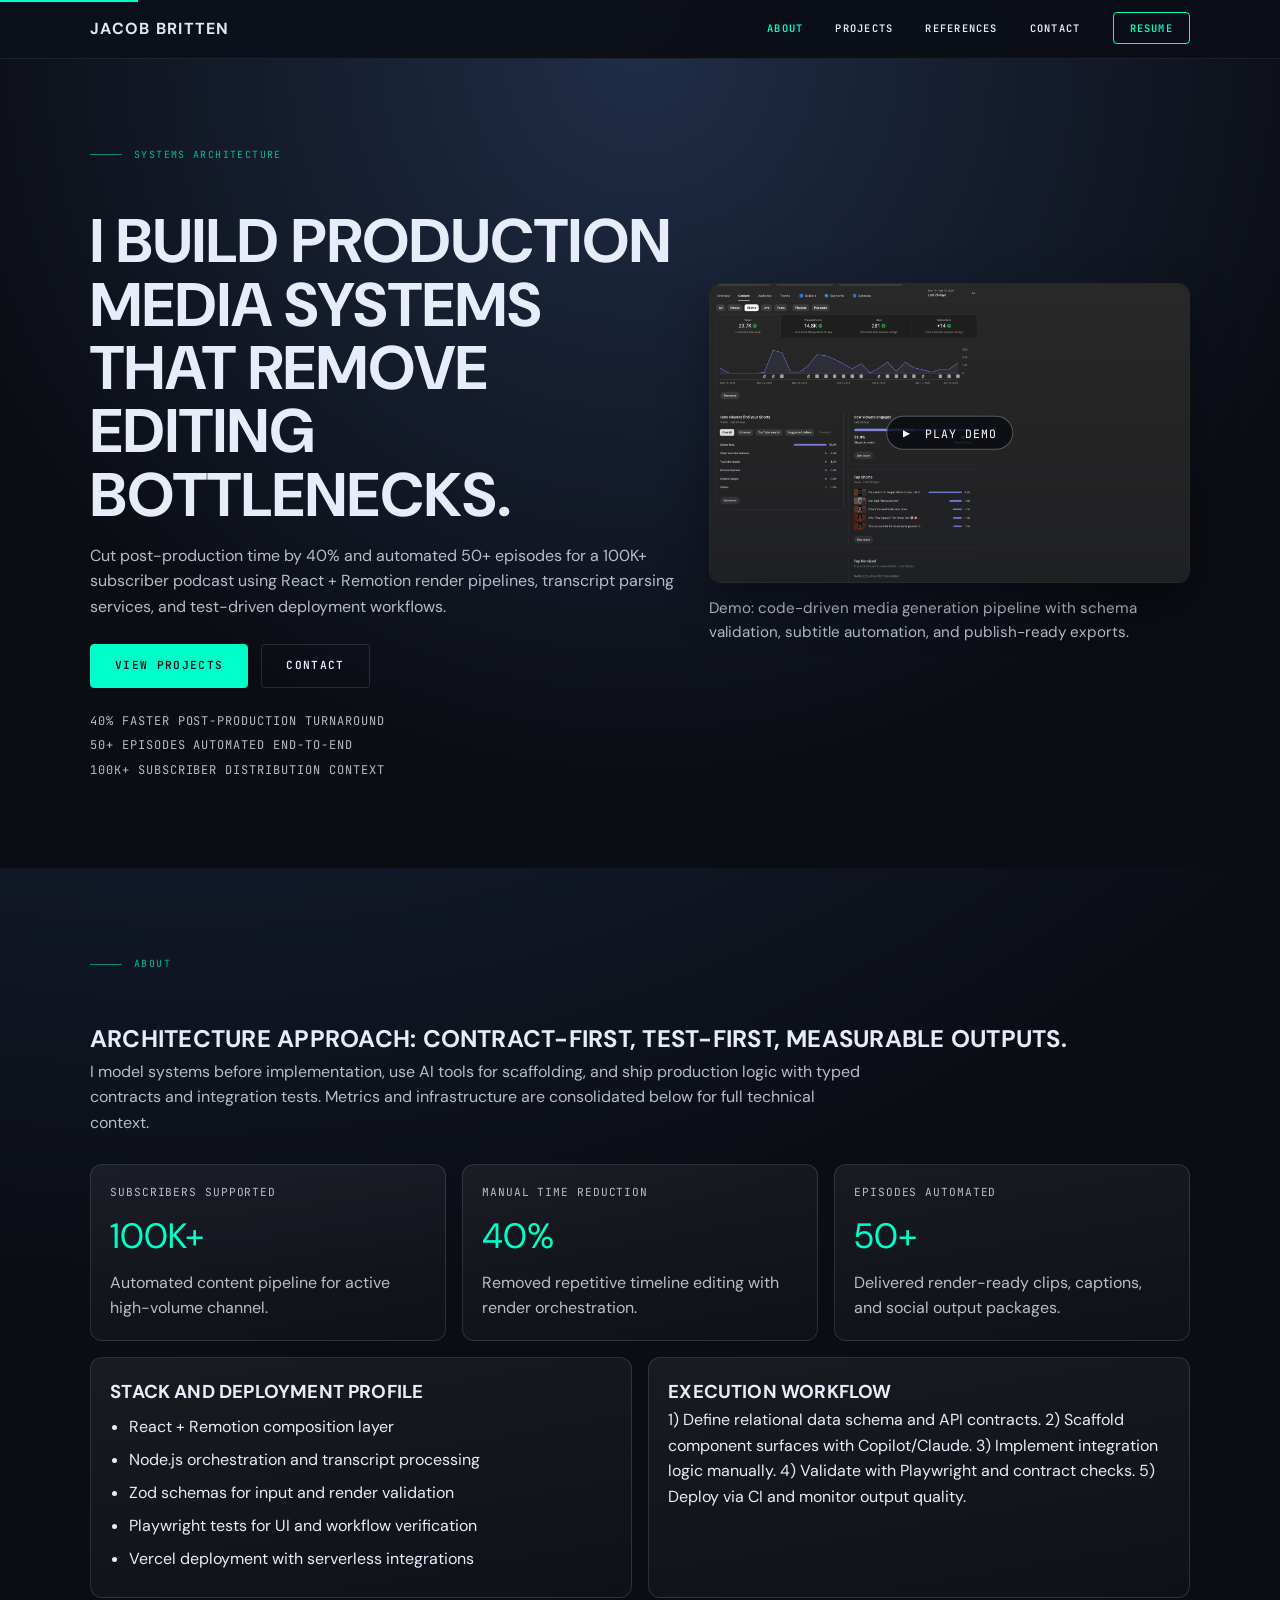
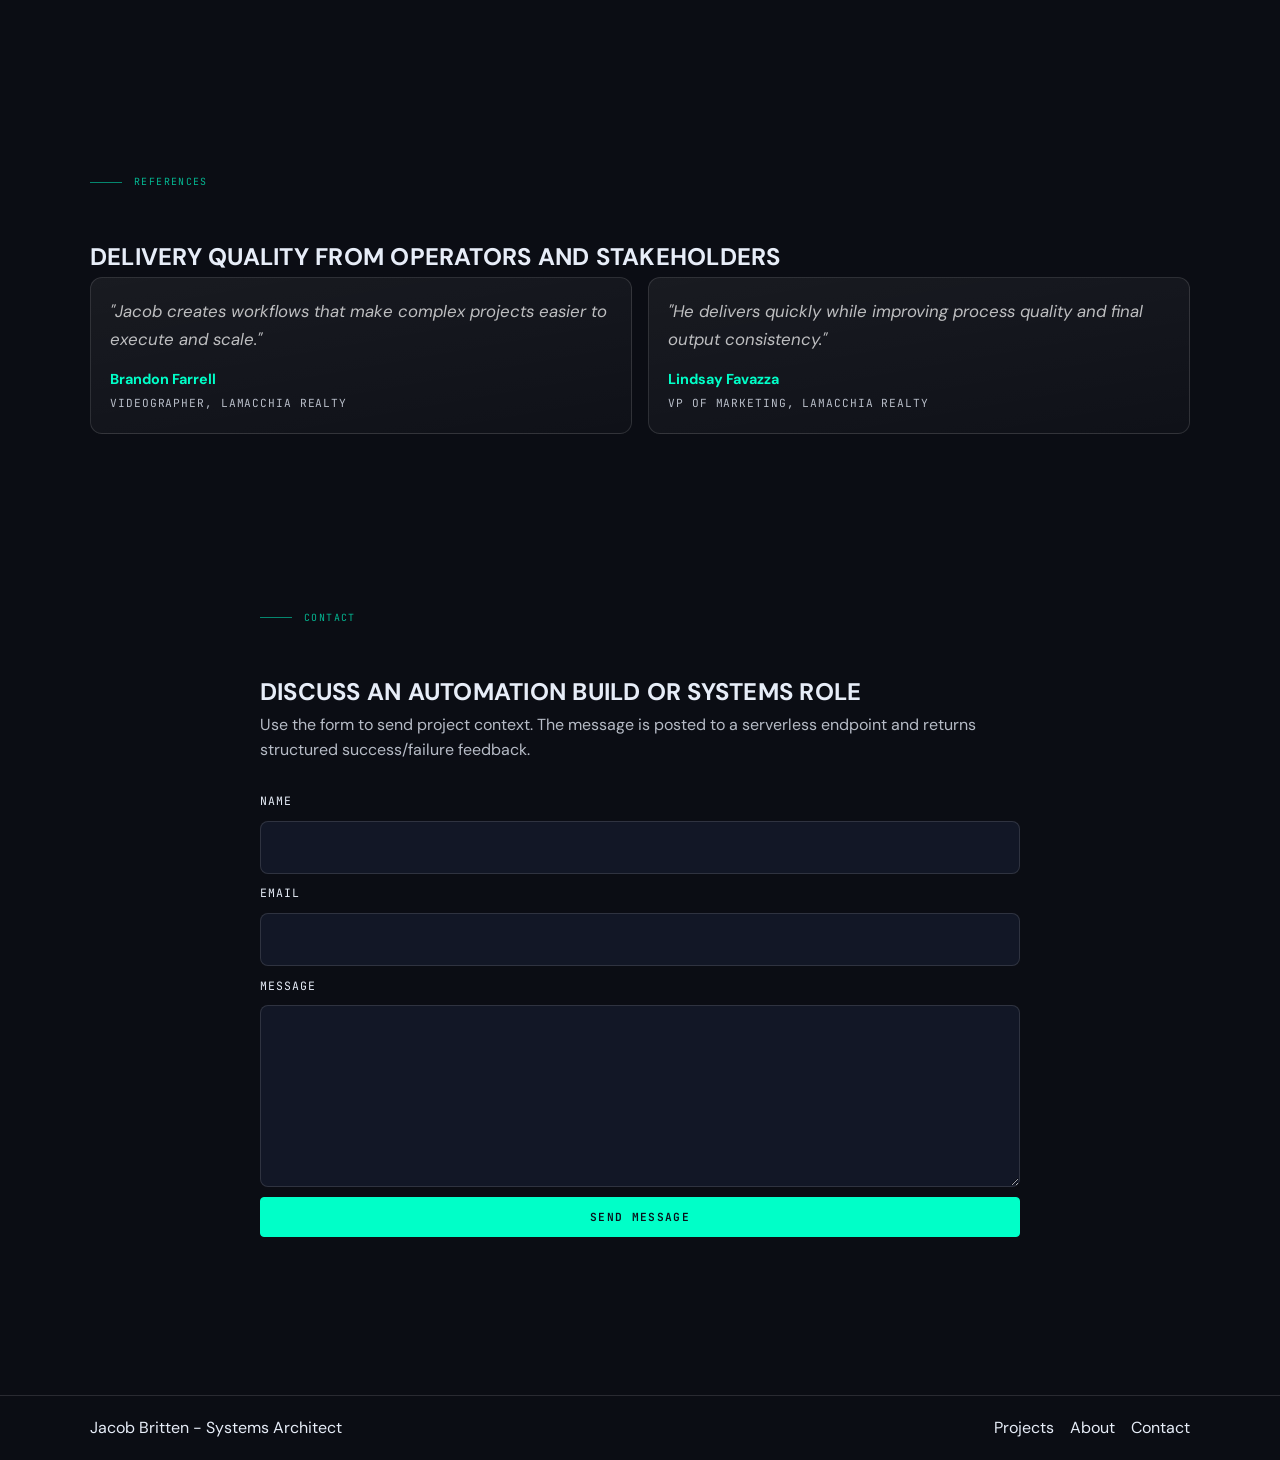
<file: index.html>
<!DOCTYPE html>
<html lang="en">
  <head>
    <meta charset="UTF-8" />
    <meta name="viewport" content="width=device-width, initial-scale=1.0" />
    <title>Jacob Britten | Systems Architect</title>
    <meta
      name="description"
      content="Systems architect building React and Remotion automation workflows that reduce post-production time and scale media output."
    />

    <link rel="preconnect" href="https://fonts.googleapis.com" />
    <link rel="preconnect" href="https://fonts.gstatic.com" crossorigin />
    <link
      href="https://fonts.googleapis.com/css2?family=DM+Sans:ital,opsz,wght@0,9..40,400;0,9..40,500;0,9..40,700&family=JetBrains+Mono:wght@400;500;700&display=swap"
      rel="stylesheet"
    />

    <link rel="stylesheet" href="style.css" />
    <link
      rel="icon"
      href="data:image/svg+xml,<svg xmlns='http://www.w3.org/2000/svg' viewBox='0 0 100 100'><rect fill='%2300FFC8' width='100' height='100' rx='16'/><text x='50' y='54' font-size='58' fill='%230B0D14' text-anchor='middle' dominant-baseline='middle' font-weight='bold'>J</text></svg>"
    />
  </head>
  <body>
    <a class="skip-link" href="#main">Skip to content</a>

    <site-nav current="home"></site-nav>

    <main id="main">
      <section class="hero section" id="hero" aria-labelledby="hero-title">
        <div class="container hero-grid">
          <div class="hero-copy">
            <section-label text="Systems Architecture"></section-label>
            <h1 id="hero-title">I build production media systems that remove editing bottlenecks.</h1>
            <p>
              Cut post-production time by 40% and automated 50+ episodes for a
              100K+ subscriber podcast using React + Remotion render pipelines,
              transcript parsing services, and test-driven deployment workflows.
            </p>
            <div class="hero-actions">
              <a class="btn btn-primary" href="projects.html">View Projects</a>
              <a class="btn btn-secondary" href="#contact">Contact</a>
            </div>
            <ul class="hero-meta" aria-label="Key delivery outcomes">
              <li>40% faster post-production turnaround</li>
              <li>50+ episodes automated end-to-end</li>
              <li>100K+ subscriber distribution context</li>
            </ul>
          </div>

          <div class="hero-media">
            <div class="image-frame" style="--ratio: 16/10; --img-pos: center;">
              <img
                src="images/youtube-analytics-422.jpg"
                alt="Analytics dashboard showing audience growth trend"
                loading="lazy"
                decoding="async"
              />
              <button
                type="button"
                class="play-overlay"
                id="open-video"
                aria-label="Play systems demo video"
              >
                <span class="play-icon" aria-hidden="true">▶</span>
                Play Demo
              </button>
            </div>
            <p class="media-caption">
              Demo: code-driven media generation pipeline with schema validation,
              subtitle automation, and publish-ready exports.
            </p>
          </div>
        </div>
      </section>

      <section class="section" id="about" aria-labelledby="about-title">
        <div class="container">
          <section-label text="About"></section-label>
          <h2 id="about-title">Architecture approach: contract-first, test-first, measurable outputs.</h2>
          <p class="section-intro">
            I model systems before implementation, use AI tools for scaffolding,
            and ship production logic with typed contracts and integration tests.
            Metrics and infrastructure are consolidated below for full technical context.
          </p>

          <div class="metrics-grid" role="list" aria-label="Performance metrics">
            <metric-card label="Subscribers Supported" value="100K+" detail="Automated content pipeline for active high-volume channel."></metric-card>
            <metric-card label="Manual Time Reduction" value="40%" detail="Removed repetitive timeline editing with render orchestration."></metric-card>
            <metric-card label="Episodes Automated" value="50+" detail="Delivered render-ready clips, captions, and social output packages."></metric-card>
          </div>

          <div class="about-split">
            <article class="stack-card" aria-labelledby="stack-title">
              <h3 id="stack-title">Stack and deployment profile</h3>
              <ul>
                <li>React + Remotion composition layer</li>
                <li>Node.js orchestration and transcript processing</li>
                <li>Zod schemas for input and render validation</li>
                <li>Playwright tests for UI and workflow verification</li>
                <li>Vercel deployment with serverless integrations</li>
              </ul>
            </article>

            <article class="stack-card" aria-labelledby="workflow-title">
              <h3 id="workflow-title">Execution workflow</h3>
              <p>
                1) Define relational data schema and API contracts.
                2) Scaffold component surfaces with Copilot/Claude.
                3) Implement integration logic manually.
                4) Validate with Playwright and contract checks.
                5) Deploy via CI and monitor output quality.
              </p>
            </article>
          </div>
        </div>
      </section>

      <section class="section" id="testimonials" aria-labelledby="testimonials-title">
        <div class="container">
          <section-label text="References"></section-label>
          <h2 id="testimonials-title">Delivery quality from operators and stakeholders</h2>
          <div class="testimonials-grid">
            <testimonial-card
              quote="Jacob creates workflows that make complex projects easier to execute and scale."
              name="Brandon Farrell"
              role="Videographer, Lamacchia Realty"
            ></testimonial-card>
            <testimonial-card
              quote="He delivers quickly while improving process quality and final output consistency."
              name="Lindsay Favazza"
              role="VP of Marketing, Lamacchia Realty"
            ></testimonial-card>
          </div>
        </div>
      </section>

      <section class="section" id="contact" aria-labelledby="contact-title">
        <div class="container contact-wrap">
          <section-label text="Contact"></section-label>
          <h2 id="contact-title">Discuss an automation build or systems role</h2>
          <p class="section-intro">
            Use the form to send project context. The message is posted to a serverless endpoint
            and returns structured success/failure feedback.
          </p>

          <form id="contact-form" class="contact-form" novalidate>
            <label for="name">Name</label>
            <input id="name" name="name" type="text" autocomplete="name" required />

            <label for="email">Email</label>
            <input id="email" name="email" type="email" autocomplete="email" required />

            <label for="message">Message</label>
            <textarea id="message" name="message" rows="6" required></textarea>

            <button type="submit" class="btn btn-primary" aria-label="Send contact message">
              Send Message
            </button>
            <p id="form-feedback" role="status" aria-live="polite"></p>
          </form>
        </div>
      </section>
    </main>

    <footer class="footer">
      <div class="container footer-inner">
        <p>Jacob Britten - Systems Architect</p>
        <div class="footer-links">
          <a href="projects.html">Projects</a>
          <a href="#about">About</a>
          <a href="#contact">Contact</a>
        </div>
      </div>
    </footer>

    <div class="video-modal" id="video-modal" aria-hidden="true" role="dialog" aria-label="Demo video player">
      <div class="video-dialog">
        <button type="button" class="close-modal" id="close-video" aria-label="Close video">×</button>
        <video id="demo-video" controls preload="none" poster="images/youtube-analytics-422.jpg">
          <source src="video/showreel.mp4" type="video/mp4" />
        </video>
      </div>
    </div>

    <script src="components.js"></script>
    <script src="main.js"></script>
  </body>
</html>
</file>
<file: style.css>
/*
 * style.css — Jacob Britten Portfolio (Rewrite)
 *
 * CHANGES FROM ORIGINAL:
 * - Font: DM Sans + JetBrains Mono (replaces Inter — more distinctive)
 * - Color: Standardized --cyan to #00FFC8 everywhere (was mixing #00FFC8 and #00E5FF)
 * - Fixed: duplicate transition on .card
 * - Fixed: dvh without vh fallback
 * - Removed: duplicate .social-proof padding
 * - Removed: grid overlay from hero (visual noise)
 * - Removed: duplicate trust badge section
 * - Removed: aria-hidden on nav (was hiding nav from screenreaders)
 * - Added: hero-showcase-img for single-image hero
 * - Simplified: hero to fewer visual layers
 */

/* ─── TOKENS ───────────────────────────────────────── */
:root {
  --bg:           #0B0D14;
  --card-bg:      #111420;
  --surface:      rgba(255,255,255,0.03);
  --border:       rgba(255,255,255,0.08);
  --border-cyan:  rgba(0,255,200,0.18);
  --cyan:         #00FFC8;
  --cyan-dim:     rgba(0,255,200,0.5);
  --cyan-glow:    rgba(0,255,200,0.15);
  --cyan-subtle:  rgba(0,255,200,0.05);
  --cyan-label:   rgba(0,255,200,0.7);
  --text:         #E2E8F0;
  --text-mid:     rgba(255,255,255,0.72);
  --text-dim:     rgba(255,255,255,0.5);
  --font:         'DM Sans', system-ui, sans-serif;
  --mono:         'JetBrains Mono', 'SF Mono', 'Consolas', monospace;
  --max-w:        1100px;
  --ease-expo:    cubic-bezier(0.16, 1, 0.3, 1);
  --transition:   0.3s var(--ease-expo);
}

/* ─── RESET ────────────────────────────────────────── */
*, *::before, *::after { box-sizing: border-box; margin: 0; padding: 0; }
html  { scroll-behavior: smooth; }
body  { font-family: var(--font); background: var(--bg); color: var(--text); line-height: 1.6; overflow-x: hidden; }
a     { color: inherit; text-decoration: none; transition: color var(--transition); }
a:hover, a:focus { color: var(--cyan); }
img   { display: block; max-width: 100%; height: auto; }

/* ─── SCROLLBAR ────────────────────────────────────── */
::-webkit-scrollbar { width: 4px; }
::-webkit-scrollbar-track { background: var(--bg); }
::-webkit-scrollbar-thumb { background: var(--cyan-dim); border-radius: 2px; }

/* ─── ACCESSIBILITY ────────────────────────────────── */
.skip-link {
  position: absolute; top: -40px; left: 0;
  background: var(--cyan); color: var(--bg);
  padding: 8px; z-index: 9999;
  transition: top 0.2s; font-weight: 700;
}
.skip-link:focus { top: 0; }
a:focus-visible, button:focus-visible { outline: 2px solid var(--cyan); outline-offset: 4px; }
*:focus-visible { outline: 2px solid var(--cyan); outline-offset: 4px; }
@media (prefers-reduced-motion: reduce) {
  html { scroll-behavior: auto; }
  *, *::before, *::after { animation-duration: 0.01ms !important; transition-duration: 0.01ms !important; }
}

/* ─── LAYOUT ───────────────────────────────────────── */
.container { width: 90%; max-width: var(--max-w); margin: 0 auto; }

/* ─── TYPOGRAPHY ───────────────────────────────────── */
.accent     { color: var(--cyan); }
.headline-dim { color: var(--text-dim); }

/* ─── SECTION LABEL ────────────────────────────────── */
.section-label {
  display: flex; align-items: center; gap: 0.75rem;
  font-family: var(--mono); font-size: 0.62rem;
  letter-spacing: 0.14em; text-transform: uppercase;
  color: var(--cyan-label); margin-bottom: 3rem;
}
.section-label--tight { margin-bottom: 2.5rem; }
.section-label--snug { margin-bottom: 1.5rem; }
.label-line { display: block; width: 2rem; height: 1px; background: var(--cyan); opacity: 0.5; flex-shrink: 0; }

/* ─── SECTION HEADLINE ─────────────────────────────── */
.section-headline {
  font-weight: 700; font-size: clamp(2rem, 4.5vw, 3.5rem);
  line-height: 0.95; letter-spacing: -0.025em;
  text-transform: uppercase; margin-bottom: 4rem;
}

/* ─── STATUS DOT ───────────────────────────────────── */
.status-dot {
  display: inline-block; width: 8px; height: 8px; border-radius: 50%;
  background: var(--cyan); box-shadow: 0 0 6px var(--cyan);
  animation: pulse 2s ease infinite; flex-shrink: 0;
}
@keyframes pulse {
  0%,100% { opacity:1; box-shadow: 0 0 6px var(--cyan); }
  50%     { opacity:0.6; box-shadow: 0 0 12px var(--cyan); }
}

/* ─── BTN ───────────────────────────────────────────── */
.btn {
  display: inline-block; padding: 0.75rem 1.5rem;
  font-family: var(--mono); font-size: 0.7rem; font-weight: 600;
  letter-spacing: 0.12em; text-transform: uppercase;
  border-radius: 4px; cursor: pointer;
  transition: background var(--transition), color var(--transition), box-shadow var(--transition), transform var(--transition);
}

/* ─── NAVBAR ────────────────────────────────────────── */
.navbar {
  position: sticky; top: 0; left: 0; right: 0; z-index: 100;
  background: rgba(11,13,20,0.88); backdrop-filter: blur(10px);
  border-bottom: 1px solid var(--border); transition: background 0.3s;
}
.nav-container { display: flex; align-items: center; justify-content: space-between; padding: 1rem 0; }
.logo { font-family: var(--font); font-size: 1rem; font-weight: 700; letter-spacing: 0.08em; color: var(--text); }
.logo:hover { color: var(--cyan); }
.nav-links { list-style: none; display: flex; align-items: center; gap: 2rem; }
.nav-links li { font-family: var(--mono); font-weight: 600; font-size: 0.65rem; letter-spacing: 0.12em; text-transform: uppercase; }
.nav-links a.active { color: var(--cyan); }
.resume-btn {
  padding: 0.5rem 1rem; background: transparent;
  border: 1px solid var(--cyan); color: var(--cyan); border-radius: 4px;
  transition: background var(--transition), color var(--transition);
}
.resume-btn:hover, .resume-btn:focus { background: var(--cyan); color: var(--bg); }
.menu-toggle { display: none; flex-direction: column; justify-content: center; align-items: center; width: 2rem; height: 2rem; background: none; border: none; cursor: pointer; gap: 4px; }
.menu-toggle span { width: 100%; height: 2px; background: var(--text); transition: transform var(--transition), opacity var(--transition); }
.menu-toggle.open span:nth-child(1) { transform: translateY(6px) rotate(45deg); }
.menu-toggle.open span:nth-child(2) { opacity: 0; }
.menu-toggle.open span:nth-child(3) { transform: translateY(-6px) rotate(-45deg); }

/* ─── HERO ──────────────────────────────────────────── */
.hero,
.hero-section {
  position: relative;
  min-height: 82vh;  /* fallback for older browsers */
  min-height: 82dvh;
  display: flex;
  align-items: center;
  padding-top: 4rem;
  overflow: hidden;
  background: radial-gradient(circle at 50% 0%, #1f2d47 0%, #0b0d14 70%);
}
.hero-content {
  position: relative;
  z-index: 2;
  padding: 5rem 0 3rem;
  display: flex;
  flex-direction: column;
  align-items: flex-start;
  gap: 2.5rem;
}

.hero-grid {
  width: 100%;
  display: grid;
  grid-template-columns: minmax(0, 1.1fr) minmax(0, 0.9fr);
  gap: 2.5rem;
  align-items: center;
}

.hero-left {
  display: flex;
  flex-direction: column;
  align-items: flex-start;
}

.hero-right {
  width: 100%;
  opacity: 0;
  transform: translateY(20px);
  transition: opacity 0.7s var(--ease-expo) 0.16s, transform 0.7s var(--ease-expo) 0.16s;
}

.hero-right.is-visible {
  opacity: 1;
  transform: translateY(0);
}

/* Eyebrow */
.eyebrow-wrap {
  display: flex; align-items: center; gap: 0.6rem; margin-bottom: 1.75rem;
  opacity: 0; transform: translateY(16px);
  transition: opacity 0.6s var(--ease-expo), transform 0.6s var(--ease-expo);
}
.eyebrow-wrap.is-visible { opacity: 1; transform: translateY(0); }
.eyebrow-text {
  font-family: var(--mono); font-size: 0.65rem;
  letter-spacing: 0.14em; text-transform: uppercase;
  color: var(--cyan-label);
}

/* Headline */
.hero-title {
  font-weight: 700;
  font-size: 2.5rem;
  line-height: 1.06;
  letter-spacing: -0.02em;
  text-transform: uppercase;
  margin-bottom: 1.25rem;
  max-width: 13ch;
  opacity: 0; transform: translateY(24px);
  transition: opacity 0.7s var(--ease-expo) 0.08s, transform 0.7s var(--ease-expo) 0.08s;
}
.hero-title.is-visible { opacity: 1; transform: translateY(0); }

/* Sub copy */
.hero-subtitle {
  max-width: 640px;
  font-size: 1rem;
  line-height: 1.8;
  color: var(--text-mid);
  margin-bottom: 2rem;
  opacity: 0; transform: translateY(20px);
  transition: opacity 0.7s var(--ease-expo) 0.16s, transform 0.7s var(--ease-expo) 0.16s;
}
.hero-subtitle.is-visible { opacity: 1; transform: translateY(0); }

.hero-slider {
  position: relative;
  width: 100%;
  aspect-ratio: 16/10;
  min-height: 400px;
  max-height: 500px;
  border-radius: 12px;
  overflow: hidden;
  border: 1px solid rgba(255, 255, 255, 0.1);
  background: #0B0D14;
}

.hero-slider .slide {
  position: absolute;
  inset: 0;
  opacity: 0;
  transition: opacity 0.4s ease-in-out;
}

.hero-slider .slide.active {
  opacity: 1;
  z-index: 1;
}

.hero-slider img {
  width: 100%;
  height: 100%;
  object-fit: cover;
}

.hero-slider .slide:nth-child(2) img { object-position: 50% 65%; }
.hero-slider .slide:nth-child(3) img { object-position: 50% 15%; }

.slider-btn {
  position: absolute;
  top: 50%;
  transform: translateY(-50%);
  z-index: 2;
  background: rgba(11, 13, 20, 0.7);
  color: #fff;
  border: 1px solid rgba(255, 255, 255, 0.2);
  width: 36px;
  height: 36px;
  border-radius: 50%;
  cursor: pointer;
  display: flex;
  align-items: center;
  justify-content: center;
  transition: all 0.2s ease;
}

.slider-btn:hover {
  background: #00FFC8;
  color: #0B0D14;
}

.slider-btn.prev { left: 16px; }
.slider-btn.next { right: 16px; }

.slider-dots {
  position: absolute;
  bottom: 16px;
  left: 50%;
  transform: translateX(-50%);
  z-index: 2;
  display: flex;
  gap: 8px;
}

.dot {
  width: 8px;
  height: 8px;
  border-radius: 50%;
  background: rgba(255, 255, 255, 0.3);
  cursor: pointer;
  transition: background 0.2s ease;
}

.dot.active { background: #00FFC8; }

/* ─── HERO SHOWCASE (simplified single image) ──────── */
.hero-showcase-img {
  width: 100%; height: 100%; object-fit: cover; display: block;
  filter: saturate(0.8) brightness(0.9);
  transition: filter 0.4s var(--ease-expo);
}
video.hero-showcase-img { height: 100%; }
.video-wrap:hover .hero-showcase-img {
  filter: saturate(1.1) brightness(1);
}

.hud-cta {
  font-family: var(--mono); font-size: 0.55rem;
  letter-spacing: 0.12em; text-transform: uppercase;
  color: var(--cyan); transition: opacity 0.2s;
}
.hud-cta:hover { opacity: 0.7; color: var(--cyan); }

.video-outer {
  width: 100%;
  max-width: 780px;
  margin: 0;
  position: relative; opacity: 0; transform: scale(0.97);
  transition: opacity 0.8s var(--ease-expo) 0.24s, transform 0.8s var(--ease-expo) 0.24s;
}
.video-outer.is-visible { opacity: 1; transform: scale(1); }
.video-glow {
  position: absolute; inset: -2px; border-radius: 10px;
  box-shadow: 0 0 80px var(--cyan-glow), 0 0 160px rgba(0,255,200,0.08), 0 0 280px rgba(0,255,200,0.04);
  pointer-events: none;
}
.video-wrap {
  position: relative; width: 100%; aspect-ratio: 16 / 9;
  background: #080a10; border: 1px solid rgba(0,255,200,0.2);
  border-radius: 8px; overflow: hidden;
}

/* Corner brackets */
.v-corner { position: absolute; width: 18px; height: 18px; z-index: 2; }
.v-tl { top: 10px; left: 10px; border-top: 1.5px solid var(--cyan-dim); border-left: 1.5px solid var(--cyan-dim); }
.v-tr { top: 10px; right: 10px; border-top: 1.5px solid var(--cyan-dim); border-right: 1.5px solid var(--cyan-dim); }
.v-bl { bottom: 42px; left: 10px; border-bottom: 1.5px solid var(--cyan-dim); border-left: 1.5px solid var(--cyan-dim); }
.v-br { bottom: 42px; right: 10px; border-bottom: 1.5px solid var(--cyan-dim); border-right: 1.5px solid var(--cyan-dim); }

/* HUD bar */
.video-hud {
  position: absolute; bottom: 0; left: 0; right: 0; height: 32px;
  display: flex; align-items: center; justify-content: space-between;
  padding: 0 14px; border-top: 1px solid rgba(255,255,255,0.07);
  background: rgba(8,10,16,0.9); backdrop-filter: blur(4px);
  font-family: var(--mono); font-size: 0.55rem; letter-spacing: 0.1em;
  color: rgba(255,255,255,0.25); z-index: 4;
}

/* Scroll indicator */
.scroll-indicator { display: flex; flex-direction: column; align-items: center; gap: 0.5rem; margin-top: 1rem; }
.scroll-line { width: 1px; height: 40px; background: linear-gradient(to bottom, var(--cyan-dim), transparent); }
.scroll-label {
  font-family: var(--mono); font-size: 0.52rem; letter-spacing: 0.18em;
  color: rgba(255,255,255,0.15); text-transform: uppercase;
}

/* ─── SECTION RHYTHM ────────────────────────────────── */
.cases-preview,
.metrics-section,
.infra-section,
.executive-brief { padding-top: 6rem; padding-bottom: 6rem; }

.cases-grid {
  display: grid;
  grid-template-columns: repeat(3, minmax(0, 1fr));
  gap: 1rem;
  margin-top: 3rem;
}

.case-card--blueprint {
  grid-column: span 2;
  min-height: 480px;
}

.case-card--logic {
  min-height: 480px;
}

.case-card--testing {
  min-height: 260px;
}

.case-card--scale {
  grid-column: span 2;
  min-height: 260px;
}

/* ─── BENTO GRID ────────────────────────────────────── */
.bento-grid { display: grid; grid-template-columns: repeat(3, 1fr); gap: 1rem; margin-bottom: 1rem; }
.bento-card {
  position: relative; background: var(--surface); border: 1px solid var(--border);
  border-radius: 8px; padding: 2rem 2rem 1.5rem;
  display: flex; flex-direction: column; justify-content: space-between;
  min-height: 180px; overflow: hidden;
  opacity: 0; transform: scale(0.97);
  transition: opacity 0.6s var(--ease-expo), transform 0.3s var(--ease-expo), border-color 0.3s var(--ease-expo);
}

.bento-card > img {
  position: absolute;
  top: 0;
  left: 0;
  width: 100%;
  height: 100%;
  object-fit: cover;
  z-index: 0;
}

.bento-card h3,
.bento-card p,
.bento-card span {
  position: relative;
  z-index: 2;
}
.bento-card.is-visible { opacity: 1; transform: scale(1); }
.bento-card:hover { transform: translateY(-4px); border-color: var(--cyan); }

.bento-card--hero { background: var(--cyan-subtle); border-color: rgba(0,255,200,0.3); min-height: 220px; }
.bento-card--hero .bento-value { color: var(--cyan); font-size: clamp(3rem, 5vw, 4.5rem); }
.bento-card--hero .bento-label { color: var(--text-dim); }

/* Bento corner accents */
.b-corner { position: absolute; }
.b-tl { top: 0; left: 0; width: 2rem; height: 1px; background: rgba(0,255,200,0.45); }
.b-tl::after { content:''; position:absolute; top:0; left:0; width:1px; height:2rem; background: rgba(0,255,200,0.45); }
.b-tr { top: 0; right: 0; width: 2rem; height: 1px; background: rgba(0,255,200,0.45); }
.b-tr::after { content:''; position:absolute; top:0; right:0; width:1px; height:2rem; background: rgba(0,255,200,0.45); }

.bento-label {
  font-family: var(--mono); font-size: 0.62rem; letter-spacing: 0.12em;
  text-transform: uppercase; color: var(--text-dim); margin-bottom: 0.5rem;
}
.bento-value {
  font-weight: 700; font-size: clamp(2.4rem, 4vw, 3.4rem);
  line-height: 1; letter-spacing: -0.02em; text-transform: uppercase;
  color: #fff; margin: 0.75rem 0 1rem;
}
.bento-caption {
  font-family: var(--mono); font-size: 0.58rem; letter-spacing: 0.08em;
  text-transform: uppercase; color: rgba(255,255,255,0.75); margin: -0.25rem 0 1rem;
}
.bento-bar { width: 0; height: 1px; background: var(--cyan-dim); transition: width 0.5s var(--ease-expo); }
.bento-card:hover .bento-bar, .bento-card.is-visible .bento-bar { width: 100%; }

/* Orchestration layer */
.orchestration-layer {
  margin: 2rem 0 2.25rem;
}

.orchestration-title {
  font-weight: 700;
  font-size: clamp(1.3rem, 2vw, 1.8rem);
  letter-spacing: -0.01em;
  margin-bottom: 1rem;
  text-transform: uppercase;
}

.orchestration-grid {
  display: grid;
  grid-template-columns: repeat(3, minmax(0, 1fr));
  gap: 1rem;
}

.orchestration-card {
  background: rgba(255, 255, 255, 0.02);
  border: 1px solid var(--border);
  border-radius: 8px;
  padding: 1.25rem;
  opacity: 0;
  transform: translateY(16px);
  transition: opacity 0.6s var(--ease-expo), transform 0.6s var(--ease-expo), border-color 0.25s var(--ease-expo);
}

.orchestration-card.is-visible {
  opacity: 1;
  transform: translateY(0);
}

.orchestration-card:hover {
  border-color: rgba(0, 255, 200, 0.32);
}

.orchestration-icon {
  width: 2rem;
  height: 2rem;
  color: var(--cyan);
  margin-bottom: 0.8rem;
}

.orchestration-icon svg {
  width: 100%;
  height: 100%;
}

.orchestration-card h4 {
  font-size: 0.95rem;
  letter-spacing: -0.01em;
  margin-bottom: 0.6rem;
  text-transform: uppercase;
}

.orchestration-card p {
  font-size: 0.9rem;
  line-height: 1.7;
  color: var(--text-mid);
}

/* Stat bar */
.stat-bar {
  display: flex; align-items: center; flex-wrap: wrap; gap: 0;
  background: var(--surface); border: 1px solid var(--border); border-radius: 8px;
  padding: 1.5rem 2rem;
  opacity: 0; transform: translateY(16px);
  transition: opacity 0.6s var(--ease-expo) 0.1s, transform 0.6s var(--ease-expo) 0.1s;
}
.stat-bar.is-visible { opacity: 1; transform: translateY(0); }
.stat-item { flex: 1 1 120px; padding: 0.5rem 1.5rem; }
.stat-value { font-weight: 700; font-size: 1.6rem; letter-spacing: -0.02em; color: var(--cyan); line-height: 1; }
.stat-label {
  font-family: var(--mono); font-size: 0.58rem; letter-spacing: 0.12em;
  text-transform: uppercase; color: var(--text-dim); margin-top: 0.3rem;
}
.stat-divider { width: 1px; height: 2.5rem; background: var(--border); flex-shrink: 0; }

/* ─── INFRASTRUCTURE ────────────────────────────────── */
.infra-section { padding: 6rem 0; }
.infra-row {
  position: relative; display: grid; grid-template-columns: 1fr 1fr;
  gap: 3rem; align-items: center; margin-bottom: 5rem;
  opacity: 0; transform: translateY(24px);
  transition: opacity 0.7s var(--ease-expo), transform 0.7s var(--ease-expo);
}
.infra-row.is-visible { opacity: 1; transform: translateY(0); }
.infra-row--reverse { direction: rtl; }
.infra-row--reverse > * { direction: ltr; }

.pipeline-counter {
  position: absolute; top: 0.85rem; right: 1rem;
  font-family: var(--mono); font-size: 0.72rem; letter-spacing: 0.16em;
  color: var(--cyan-label); z-index: 3;
}
.infra-tag { font-family: var(--mono); font-size: 0.62rem; letter-spacing: 0.12em; color: var(--cyan-dim); margin-bottom: 0.75rem; }
.infra-heading { font-weight: 700; font-size: clamp(1.5rem, 2.5vw, 2rem); letter-spacing: -0.02em; text-transform: uppercase; margin-bottom: 1rem; line-height: 1; }
.infra-body { font-size: 0.95rem; line-height: 1.75; color: var(--text-mid); margin-bottom: 1.5rem; }
.spec-tags { list-style: none; display: flex; flex-wrap: wrap; gap: 0.5rem; margin-top: 1.25rem; }
.spec-tags li {
  font-family: var(--mono); font-size: 0.6rem; letter-spacing: 0.1em;
  text-transform: uppercase; padding: 0.4rem 0.85rem; border-radius: 3px;
  background: var(--cyan-subtle); border: 1px solid rgba(0,255,200,0.12);
  color: var(--cyan-label);
}

.infra-image-wrap { position: relative; border-radius: 8px; overflow: hidden; border: 1px solid var(--border); }
.infra-image-wrap--svg { background: var(--bg); display: flex; align-items: center; justify-content: center; padding: 1rem; }
.infra-photo { width: 100%; aspect-ratio: 16/10; object-fit: cover; display: block; filter: saturate(1) brightness(0.95); transition: filter var(--transition), transform 0.5s var(--ease-expo); }
.infra-photo--svg { aspect-ratio: 2 / 1; object-fit: contain; filter: none; }
.infra-image-wrap:hover .infra-photo { filter: saturate(1.1) brightness(1.05); transform: scale(1.02); }
.infra-image-wrap--svg:hover .infra-photo--svg { filter: none; transform: none; }
.infra-image-label {
  position: absolute; bottom: 0; left: 0; right: 0;
  font-family: var(--mono); font-size: 0.55rem; letter-spacing: 0.12em;
  text-transform: uppercase; color: rgba(255,255,255,0.25);
  padding: 0.5rem 0.75rem; background: rgba(11,13,20,0.7); backdrop-filter: blur(4px);
}

/* ─── ENDORSEMENTS ──────────────────────────────────── */
.endorsements-section { background: var(--card-bg); border-top: 1px solid var(--border); border-bottom: 1px solid var(--border); }
.section-padding { padding: 5rem 0; }
.value-cards { display: grid; grid-template-columns: repeat(auto-fit, minmax(260px, 1fr)); gap: 1.25rem; }

/* Card — FIXED: removed duplicate transition declaration */
.card {
  background: var(--surface); padding: 2rem; border: 1px solid var(--border); border-radius: 8px;
  opacity: 0; transform: translateY(20px);
  transition: opacity 0.6s var(--ease-expo), transform 0.6s var(--ease-expo), border-color 0.3s;
}
.card--case { padding: 0; overflow: hidden; background: var(--card-bg); }
.card__image {
  width: 100%; height: 200px; object-fit: cover; object-position: top left;
  border-bottom: 1px solid rgba(255,255,255,0.08); display: block; background: #0f1118;
}
.card__body { padding: 1.5rem; }
.card__body .infra-tag { margin: 0 0 0.5rem; }
.card__title { font-size: 1rem; margin: 0 0 0.75rem; color: var(--text); }
.card__copy { margin: 0 0 1rem; font-size: 0.88rem; line-height: 1.65; color: var(--text-mid); }
.card__body .hud-cta { font-size: 0.75rem; }
.card.is-visible { opacity: 1; transform: translateY(0); }
.card:hover { border-color: rgba(0,255,200,0.2); }

.testimonial-card { background: rgba(11,13,20,0.8); border-color: rgba(255,255,255,0.1); }
.testimonial-quote { font-style: italic; font-size: 0.9rem; line-height: 1.7; color: var(--text-mid); margin-bottom: 1.5rem; }
.testimonial-name { color: var(--cyan); font-weight: 700; font-size: 0.9rem; margin-bottom: 0.25rem; }
.testimonial-title { font-size: 0.8rem; color: rgba(255,255,255,0.35); }

/* ─── PROFILE ───────────────────────────────────────── */
.split-layout { display: flex; flex-wrap: wrap; align-items: center; gap: 3rem; }
.profile-image {
  flex: 1 1 300px; max-width: 400px;
  opacity: 0; transform: translateY(24px);
  transition: opacity 0.7s var(--ease-expo), transform 0.7s var(--ease-expo);
}
.profile-image.is-visible { opacity: 1; transform: translateY(0); }
.headshot {
  width: 100%; height: auto; border-radius: 8px;
  border: 1px solid rgba(0,255,200,0.15); filter: saturate(0.9);
  transition: filter var(--transition), border-color var(--transition);
}
.headshot:hover { filter: saturate(1); border-color: rgba(0,255,200,0.35); }

.profile-text {
  flex: 1 1 360px; opacity: 0; transform: translateY(24px);
  transition: opacity 0.7s var(--ease-expo) 0.1s, transform 0.7s var(--ease-expo) 0.1s;
}
.profile-text.is-visible { opacity: 1; transform: translateY(0); }
.profile-text h2 {
  font-weight: 700; font-size: clamp(1.6rem, 3vw, 2.4rem);
  line-height: 1.05; letter-spacing: -0.02em; text-transform: uppercase; margin-bottom: 1.25rem;
}
.profile-text p { font-size: 0.95rem; color: var(--text-mid); line-height: 1.75; margin-bottom: 1rem; }
.tech-stack { margin-top: 1.5rem; }
.tech-stack h3 {
  font-family: var(--mono); font-size: 0.65rem; letter-spacing: 0.12em;
  text-transform: uppercase; color: var(--cyan); margin-bottom: 0.75rem;
}
.tech-stack ul { list-style: none; }
.tech-stack li {
  font-size: 0.9rem; color: var(--text-mid); padding: 0.35rem 0;
  border-bottom: 1px solid var(--border); display: flex; align-items: center; gap: 0.75rem;
}
.tech-stack li::before { content: '›'; color: var(--cyan); font-size: 1rem; }

/* ─── EXECUTIVE BRIEF ───────────────────────────────── */
.executive-brief { padding: 6rem 0; }
.brief-divider { width: 100%; height: 1px; background: linear-gradient(to right, var(--cyan), rgba(0,255,200,0.06), transparent); margin-bottom: 4rem; }
.brief-grid { display: grid; grid-template-columns: 1fr 1fr; gap: 4rem; align-items: start; }

.brief-left { opacity: 0; transform: translateY(24px); transition: opacity 0.7s var(--ease-expo), transform 0.7s var(--ease-expo); }
.brief-left.is-visible { opacity: 1; transform: translateY(0); }
.brief-headline {
  font-weight: 700; font-size: clamp(2.5rem, 5vw, 4.5rem);
  line-height: 0.92; letter-spacing: -0.025em; text-transform: uppercase; margin-bottom: 1.5rem;
}
.brief-body { font-size: 0.95rem; color: var(--text-mid); line-height: 1.75; margin-bottom: 2rem; }
.credential-list { list-style: none; display: flex; flex-direction: column; gap: 0.75rem; }
.credential-list li {
  display: flex; align-items: center; gap: 0.75rem;
  font-family: var(--mono); font-size: 0.65rem; letter-spacing: 0.1em;
  text-transform: uppercase; color: var(--text-dim);
}
.cred-icon { color: var(--cyan-label); font-size: 0.7rem; }

.brief-right { opacity: 0; transform: translateY(24px); transition: opacity 0.7s var(--ease-expo) 0.1s, transform 0.7s var(--ease-expo) 0.1s; }
.brief-right.is-visible { opacity: 1; transform: translateY(0); }
.cta-card {
  background: var(--cyan-subtle); border: 1px solid rgba(0,255,200,0.3);
  border-radius: 8px; padding: 2.5rem;
  display: flex; flex-direction: column; gap: 1.5rem;
  box-shadow: 0 0 40px rgba(0,255,200,0.06), inset 0 1px 0 rgba(0,255,200,0.1);
}
.cta-eyebrow { font-family: var(--mono); font-size: 0.62rem; letter-spacing: 0.12em; color: var(--cyan-label); }
.cta-body-text { font-size: 0.9rem; color: var(--text-mid); line-height: 1.75; }
.cta-actions { display: flex; flex-direction: column; gap: 0.75rem; }
.cta-primary-btn {
  display: inline-flex; align-items: center; justify-content: center; gap: 0.5rem;
  border: 1px solid var(--cyan); color: var(--bg); background: var(--cyan);
  padding: 1.1rem 1.5rem; border-radius: 4px;
  font-family: var(--mono); font-size: 0.72rem; font-weight: 700;
  letter-spacing: 0.16em; text-transform: uppercase;
  transition: background var(--transition), color var(--transition), box-shadow var(--transition);
}
.cta-primary-btn:hover, .cta-primary-btn:focus {
  background: transparent; color: var(--cyan);
  box-shadow: 0 0 20px rgba(0,255,200,0.2);
}
.cta-secondary-links { display: flex; gap: 0.75rem; }
.social-icon-btn {
  flex: 1; display: flex; align-items: center; justify-content: center; gap: 0.5rem;
  padding: 0.75rem 1rem; border: 1px solid var(--border); border-radius: 4px;
  font-family: var(--mono); font-size: 0.62rem; letter-spacing: 0.1em;
  text-transform: uppercase; color: rgba(255,255,255,0.6);
  transition: background var(--transition), border-color var(--transition), color var(--transition);
}
.social-icon-btn:hover { background: rgba(255,255,255,0.05); border-color: rgba(255,255,255,0.18); color: var(--text); }

/* ─── FOOTER ────────────────────────────────────────── */
.footer { padding: 2rem 0; border-top: 1px solid #1E2230; background: var(--bg); }
.footer-inner { display: flex; flex-wrap: wrap; align-items: center; justify-content: space-between; gap: 1rem; }
.footer-left { display: flex; align-items: center; gap: 0.6rem; }
.footer-id { font-family: var(--mono); font-size: 0.6rem; letter-spacing: 0.1em; text-transform: uppercase; color: var(--text-dim); }
.footer-links { display: flex; gap: 1.5rem; }
.social-link {
  font-family: var(--mono); font-size: 0.6rem; letter-spacing: 0.1em;
  text-transform: uppercase; color: var(--text-dim);
  transition: color var(--transition), transform var(--transition);
}
.social-link:hover { color: var(--cyan); transform: translateY(-2px); }
.footer-copy { font-family: var(--mono); font-size: 0.58rem; color: var(--text-dim); letter-spacing: 0.05em; }

/* ─── IN-VIEW ANIMATION ────────────────────────────── */
[data-inview] { opacity: 0; transform: translateY(24px); transition: opacity 0.7s var(--ease-expo), transform 0.7s var(--ease-expo); }
[data-inview].is-visible { opacity: 1; transform: translateY(0); }

/* ─── MOBILE NAV ────────────────────────────────────── */
@media (max-width: 768px) {
  .nav-links {
    position: fixed; top: 57px; right: 0;
    height: calc(100dvh - 57px); width: 100%;
    background: rgba(11,13,20,0.97); backdrop-filter: blur(12px);
    flex-direction: column; align-items: flex-start; padding: 2rem; gap: 1.5rem;
    visibility: hidden; pointer-events: none; opacity: 0;
    transform: translateX(100%);
    transition: transform 0.3s var(--ease-expo), opacity 0.3s, visibility 0s 0.3s;
  }
  .nav-links.open {
    visibility: visible; pointer-events: auto; opacity: 1; transform: translateX(0);
    transition: transform 0.3s var(--ease-expo), opacity 0.3s, visibility 0s;
  }
  .menu-toggle { display: flex; }
}

/* ─── RESPONSIVE ────────────────────────────────────── */
@media (max-width: 900px) {
  .infra-row, .infra-row--reverse { grid-template-columns: 1fr; direction: ltr; }
  .infra-row--reverse > * { direction: ltr; }
  .brief-grid { grid-template-columns: 1fr; gap: 3rem; }
  .orchestration-grid { grid-template-columns: repeat(2, minmax(0, 1fr)); }
}

@media (max-width: 767px) {
  .cases-grid { grid-template-columns: 1fr; }
  .case-card--blueprint,
  .case-card--logic,
  .case-card--testing,
  .case-card--scale { grid-column: auto; min-height: auto; }
  .bento-grid { grid-template-columns: 1fr; }
  .stat-bar { flex-direction: column; align-items: flex-start; }
  .stat-divider { width: 100%; height: 1px; }
  .stat-item { padding: 0.75rem 0; width: 100%; }
  .hero-content { padding: 4rem 0 2rem; }
  .hero-grid { grid-template-columns: 1fr; gap: 1.5rem; }
  .hero-title { font-size: 2.1rem; }
  .hero-slider { max-height: 420px; }
  .orchestration-grid { grid-template-columns: 1fr; }
  .cta-secondary-links { flex-direction: column; }
  .footer-inner { flex-direction: column; align-items: flex-start; gap: 1.25rem; }
}

/* ─── SUBTLE BRUTALIST MODE ────────────────────────── */
.brutalist-lite .navbar {
  border-bottom: 2px solid #1E2230;
}

.brutalist-lite .card,
.brutalist-lite .bento-card,
.brutalist-lite .cta-card,
.brutalist-lite .video-wrap,
.brutalist-lite .infra-image-wrap,
.brutalist-lite .stat-bar {
  border-width: 2px;
  border-radius: 6px;
  box-shadow: 3px 3px 0 rgba(0, 0, 0, 0.32);

}

.brutalist-lite .card,
.brutalist-lite .bento-card,
.brutalist-lite .cta-card,
.brutalist-lite .btn,
.brutalist-lite .social-icon-btn,
.brutalist-lite .social-link {
  transition: transform 0.18s ease, border-color 0.18s ease, color 0.18s ease, box-shadow 0.18s ease, background 0.18s ease;
}

.brutalist-lite .card:hover,
.brutalist-lite .bento-card:hover,
.brutalist-lite .cta-card:hover,
.brutalist-lite .video-wrap:hover,
.brutalist-lite .infra-image-wrap:hover,
.brutalist-lite .btn:hover,
.brutalist-lite .social-icon-btn:hover {
  transform: translate(-2px, -2px);
  border-color: #00FFC8;
  box-shadow: 6px 6px 0 rgba(0, 255, 200, 0.12);
}

.brutalist-lite .section-label,
.brutalist-lite .infra-tag,
.brutalist-lite .pipeline-counter,
.brutalist-lite .bento-label,
.brutalist-lite .cta-eyebrow {
  letter-spacing: 0.16em;
}

.brutalist-lite .hero,
.brutalist-lite .hero-section {
  background: radial-gradient(circle at 50% 0%, #243454 0%, #0b0d14 70%);
}

@media (max-width: 767px) {
  .brutalist-lite .card:hover,
  .brutalist-lite .bento-card:hover,
  .brutalist-lite .cta-card:hover,
  .brutalist-lite .video-wrap:hover,
  .brutalist-lite .infra-image-wrap:hover,
  .brutalist-lite .btn:hover,
  .brutalist-lite .social-icon-btn:hover {
    transform: translate(-1px, -1px);
  }
}

/* ─── LAB PAGE ──────────────────────────────────────── */
.lab-main { min-height: 100vh; }
.lab-shell { padding: 5rem 0 8rem; }

.lab-back-link {
  display: inline-flex; align-items: center; gap: 0.4rem;
  font-family: var(--mono); font-size: 0.65rem; letter-spacing: 0.12em;
  text-transform: uppercase; color: var(--text-dim);
  margin-bottom: 4rem; transition: color var(--transition);
}
.lab-back-link:hover { color: var(--cyan); }

.lab-title {
  font-weight: 700; font-size: clamp(2.2rem, 5vw, 4rem);
  line-height: 1; letter-spacing: -0.025em; text-transform: uppercase;
  margin-bottom: 1.25rem; color: var(--text);
}

.lab-intro {
  font-size: 1rem; color: var(--text-mid); line-height: 1.75;
  max-width: 600px; margin-bottom: 4rem;
}

.lab-grid {
  display: grid; grid-template-columns: repeat(auto-fit, minmax(300px, 1fr));
  gap: 1.25rem;
}

.lab-card {
  display: flex; flex-direction: column;
  background: var(--surface); border: 1px solid var(--border);
  border-radius: 8px; padding: 2rem;
  text-decoration: none; color: inherit;
  transition: transform var(--transition), border-color var(--transition), box-shadow var(--transition);
}
.lab-card:hover {
  transform: translateY(-4px); border-color: var(--cyan);
  box-shadow: 0 8px 32px rgba(0,255,200,0.06);
}

.lab-card-tag {
  font-family: var(--mono); font-size: 0.62rem; letter-spacing: 0.12em;
  text-transform: uppercase; color: var(--cyan-label); margin-bottom: 0.75rem;
}

.lab-card h2 {
  font-size: 1.1rem; font-weight: 700; letter-spacing: -0.01em;
  color: var(--text); margin-bottom: 0.75rem;
}

.lab-card p {
  font-size: 0.9rem; line-height: 1.7; color: var(--text-mid);
  flex-grow: 1; margin-bottom: 1.5rem;
}

.lab-card-link {
  display: inline-flex; align-items: center; gap: 0.4rem;
  font-family: var(--mono); font-size: 0.62rem; letter-spacing: 0.1em;
  text-transform: uppercase; color: var(--text-dim);
  transition: color var(--transition);
}
.lab-card:hover .lab-card-link { color: var(--cyan); }
.lab-card-link svg { fill: currentColor; flex-shrink: 0; }

.lab-footer-link-wrap {
  margin-top: 5rem; padding-top: 2.5rem;
  border-top: 1px solid var(--border); text-align: center;
}

.lab-coffee-link {
  font-family: var(--mono); font-size: 0.65rem; letter-spacing: 0.12em;
  text-transform: uppercase; color: var(--text-dim);
  transition: color var(--transition);
}
.lab-coffee-link:hover { color: var(--cyan); }

/* brutalist-lite overrides for lab cards */
.brutalist-lite .lab-card {
  border-width: 2px; border-radius: 6px;
  box-shadow: 3px 3px 0 rgba(0,0,0,0.32);
}
.brutalist-lite .lab-card:hover {
  transform: translate(-1px,-1px);
}

@media (max-width: 767px) {
  .lab-shell { padding: 3rem 0 6rem; }
  .lab-title { font-size: clamp(1.8rem, 6vw, 2.5rem); }
}

/* ============================== */
/* Refactor V2 Component Layer   */
/* ============================== */

:root {
  --v2-bg: #0b0d14;
  --v2-surface: #121726;
  --v2-surface-soft: rgba(255, 255, 255, 0.03);
  --v2-border: rgba(255, 255, 255, 0.12);
  --v2-text: #e7edf8;
  --v2-text-soft: rgba(231, 237, 248, 0.78);
  --v2-accent: #00ffc8;
}

body {
  font-size: 1rem;
  color: var(--v2-text);
  background: radial-gradient(circle at 15% -10%, #21375c 0%, var(--v2-bg) 45%);
}

.section {
  padding: 5.5rem 0;
  opacity: 0;
  transform: translateY(14px);
  transition: opacity 420ms ease, transform 420ms ease;
}

.section.is-visible,
.project-card.is-visible,
.metric-card.is-visible,
.testimonial-card.is-visible,
.stack-card.is-visible {
  opacity: 1;
  transform: translateY(0);
}

.hero {
  min-height: 72vh;
  display: flex;
  align-items: center;
}

.hero-grid {
  display: grid;
  grid-template-columns: 1.1fr 0.9fr;
  gap: 2rem;
  align-items: center;
}

.hero h1 {
  font-size: clamp(2rem, 4.8vw, 4.2rem);
  line-height: 1.03;
  max-width: 17ch;
  margin-bottom: 1rem;
  text-transform: uppercase;
}

.hero p {
  color: var(--v2-text-soft);
  max-width: 68ch;
}

.hero-actions {
  display: flex;
  gap: 0.8rem;
  margin: 1.5rem 0;
}

.btn-primary {
  background: var(--v2-accent);
  color: #0a101a;
  border: 1px solid var(--v2-accent);
}

.btn-primary:hover,
.btn-primary:focus-visible {
  filter: brightness(0.92);
}

.btn-secondary {
  background: transparent;
  border: 1px solid var(--v2-border);
  color: var(--v2-text);
}

.btn-secondary:hover,
.btn-secondary:focus-visible {
  border-color: var(--v2-accent);
  color: var(--v2-accent);
}

.hero-meta {
  list-style: none;
  display: grid;
  gap: 0.35rem;
  font-family: var(--mono);
  font-size: 0.75rem;
  color: var(--v2-text-soft);
  text-transform: uppercase;
  letter-spacing: 0.08em;
}

.media-caption {
  margin-top: 0.8rem;
  color: var(--v2-text-soft);
  font-size: 0.95rem;
}

.image-frame {
  --ratio: 16/10;
  --img-pos: center;
  --frame-radius: 12px;
  --frame-border: var(--v2-border);
  --frame-shadow: 0 20px 45px rgba(0, 0, 0, 0.35);
  position: relative;
  aspect-ratio: var(--ratio);
  border-radius: var(--frame-radius);
  overflow: hidden;
  border: 1px solid var(--frame-border);
  box-shadow: var(--frame-shadow);
  background: #080b12;
}

.image-frame::after {
  content: '';
  position: absolute;
  inset: 0;
  background: linear-gradient(to top, rgba(8, 11, 18, 0.28), rgba(8, 11, 18, 0));
  pointer-events: none;
}

.image-frame img,
.image-frame video {
  width: 100%;
  height: 100%;
  object-fit: cover;
  object-position: var(--img-pos);
}

.play-overlay {
  position: absolute;
  left: 50%;
  top: 50%;
  transform: translate(-50%, -50%);
  z-index: 2;
  border: 1px solid rgba(255, 255, 255, 0.3);
  background: rgba(8, 11, 18, 0.8);
  color: #fff;
  padding: 0.55rem 1rem;
  border-radius: 999px;
  font-family: var(--mono);
  font-size: 0.72rem;
  letter-spacing: 0.08em;
  text-transform: uppercase;
  cursor: pointer;
}

.play-overlay:hover,
.play-overlay:focus-visible {
  border-color: var(--v2-accent);
  color: var(--v2-accent);
}

.play-icon {
  margin-right: 0.4rem;
}

.section-intro {
  max-width: 70ch;
  color: var(--v2-text-soft);
  margin-bottom: 1.8rem;
}

.metrics-grid {
  display: grid;
  grid-template-columns: repeat(3, minmax(0, 1fr));
  gap: 1rem;
}

.metric-card,
.stack-card,
.testimonial-card,
.project-card {
  background: linear-gradient(170deg, rgba(255, 255, 255, 0.06), rgba(255, 255, 255, 0.02));
  border: 1px solid var(--v2-border);
  border-radius: 12px;
  padding: 1.2rem;
}

.metric-label,
.testimonial-role {
  font-family: var(--mono);
  font-size: 0.7rem;
  letter-spacing: 0.08em;
  text-transform: uppercase;
  color: var(--v2-text-soft);
}

.metric-value {
  font-size: clamp(1.5rem, 4vw, 2.2rem);
  margin: 0.35rem 0;
  color: var(--v2-accent);
}

.metric-detail {
  color: var(--v2-text-soft);
}

.about-split {
  display: grid;
  grid-template-columns: repeat(2, minmax(0, 1fr));
  gap: 1rem;
  margin-top: 1rem;
}

.stack-card h3,
.project-card h2,
.projects-title,
#about-title,
#testimonials-title,
#contact-title {
  text-transform: uppercase;
  letter-spacing: 0.01em;
}

.stack-card ul {
  padding-left: 1.2rem;
}

.stack-card li {
  margin: 0.45rem 0;
}

.testimonials-grid,
.project-grid {
  display: grid;
  grid-template-columns: repeat(2, minmax(0, 1fr));
  gap: 1rem;
}

.testimonial-quote {
  font-size: 1.05rem;
  margin-bottom: 0.9rem;
}

.testimonial-name {
  color: var(--v2-accent);
  font-weight: 700;
}

.contact-wrap {
  max-width: 760px;
}

.contact-form {
  display: grid;
  gap: 0.65rem;
}

.contact-form label {
  font-family: var(--mono);
  font-size: 0.72rem;
  text-transform: uppercase;
  letter-spacing: 0.08em;
}

.contact-form input,
.contact-form textarea {
  background: var(--v2-surface);
  border: 1px solid var(--v2-border);
  color: var(--v2-text);
  border-radius: 8px;
  padding: 0.8rem 0.9rem;
  font: inherit;
}

#form-feedback {
  min-height: 1.5rem;
  margin-top: 0.2rem;
}

#form-feedback.pending {
  color: #f9d97a;
}

#form-feedback.success {
  color: var(--v2-accent);
}

#form-feedback.error {
  color: #ff867f;
}

.video-modal {
  position: fixed;
  inset: 0;
  display: none;
  place-items: center;
  background: rgba(5, 8, 14, 0.88);
  z-index: 999;
}

.video-modal.open {
  display: grid;
}

.video-dialog {
  width: min(960px, 92vw);
  background: #090d16;
  border: 1px solid var(--v2-border);
  border-radius: 12px;
  padding: 1rem;
  position: relative;
}

.video-dialog video {
  width: 100%;
  max-height: 78vh;
  border-radius: 8px;
}

.close-modal {
  position: absolute;
  top: 0.45rem;
  right: 0.7rem;
  border: none;
  background: transparent;
  color: #fff;
  font-size: 1.65rem;
  line-height: 1;
  cursor: pointer;
}

.projects-main {
  min-height: 70vh;
}

.projects-title {
  font-size: clamp(2rem, 4vw, 3.2rem);
  margin-bottom: 0.8rem;
}

.project-card p {
  color: var(--v2-text-soft);
  margin: 0.8rem 0;
}

.project-card a {
  font-family: var(--mono);
  font-size: 0.74rem;
  letter-spacing: 0.08em;
  text-transform: uppercase;
  color: var(--v2-accent);
}

.footer {
  border-top: 1px solid var(--v2-border);
  margin-top: 2rem;
  padding: 1.2rem 0;
}

.footer-inner {
  display: flex;
  justify-content: space-between;
  align-items: center;
  gap: 1rem;
  flex-wrap: wrap;
}

.footer-links {
  display: flex;
  gap: 1rem;
}

@media (max-width: 1024px) {
  .hero-grid,
  .about-split,
  .metrics-grid,
  .testimonials-grid,
  .project-grid {
    grid-template-columns: 1fr;
  }
}

@media (max-width: 840px) {
  .menu-toggle {
    display: flex;
  }

  .nav-links {
    position: absolute;
    right: 5%;
    top: 100%;
    width: min(360px, 90vw);
    background: rgba(9, 13, 22, 0.98);
    border: 1px solid var(--v2-border);
    border-radius: 10px;
    padding: 1rem;
    display: none;
    flex-direction: column;
    align-items: flex-start;
    gap: 0.75rem;
  }

  .nav-links.open {
    display: flex;
  }

  .hero {
    padding-top: 2rem;
  }

  .section {
    padding: 4.2rem 0;
  }
}

@media (prefers-reduced-motion: reduce) {
  .section,
  .project-card,
  .metric-card,
  .testimonial-card,
  .stack-card {
    opacity: 1;
    transform: none;
    transition: none;
  }
}
</file>
